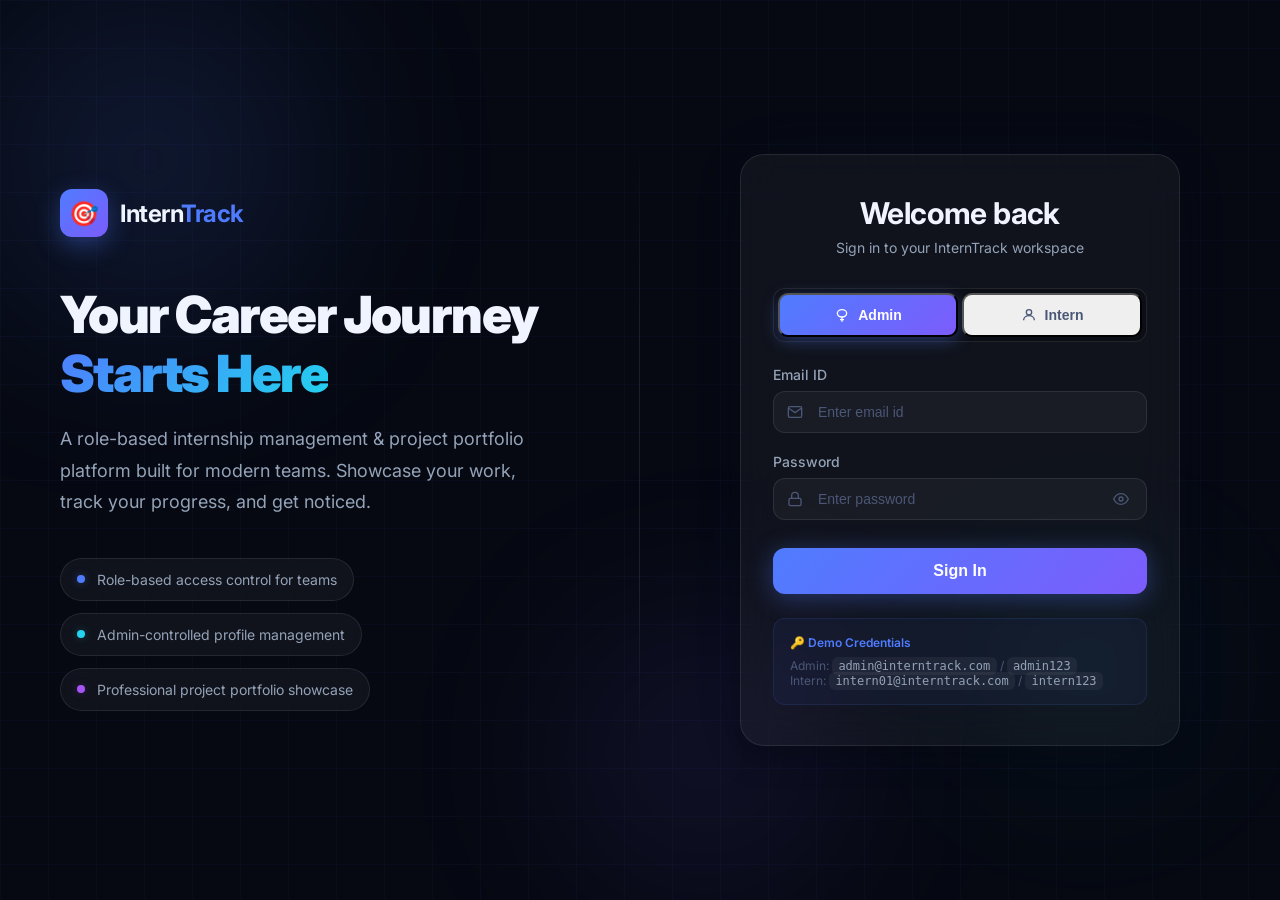
<file: index.html>
<!DOCTYPE html>
<html lang="en">

<head>
  <meta charset="UTF-8">
  <meta name="viewport" content="width=device-width, initial-scale=1.0">
  <title>InternTrack — Sign In</title>
  <meta name="description"
    content="InternTrack: Secure role-based internship and project portfolio platform. Sign in to manage your internship experience.">
  <link rel="stylesheet" href="css/login.css">
</head>

<body>

  <!-- Animated background -->
  <div class="bg-wrap" aria-hidden="true">
    <div class="bg-grid"></div>
    <div class="orb orb-1"></div>
    <div class="orb orb-2"></div>
    <div class="orb orb-3"></div>
  </div>

  <div class="login-shell">

    <!-- Left: Hero Panel -->
    <aside class="hero-panel" aria-label="Platform introduction">
      <div class="hero-content">
        <div class="brand-mark">
          <div class="brand-icon" aria-hidden="true">🎯</div>
          <span class="brand-name">Intern<span>Track</span></span>
        </div>

        <h1 class="hero-headline">
          Your Career Journey<br>
          <span class="gradient-text">Starts Here</span>
        </h1>

        <p class="hero-desc">
          A role-based internship management & project portfolio platform built for modern teams.
          Showcase your work, track your progress, and get noticed.
        </p>

        <ul class="feature-list" aria-label="Platform features">
          <li class="feature-pill">
            <span class="pill-dot" aria-hidden="true"></span>
            Role-based access control for teams
          </li>
          <li class="feature-pill">
            <span class="pill-dot cyan" aria-hidden="true"></span>
            Admin-controlled profile management
          </li>
          <li class="feature-pill">
            <span class="pill-dot violet" aria-hidden="true"></span>
            Professional project portfolio showcase
          </li>
        </ul>
      </div>
    </aside>


    <!-- Right: Auth Panel -->
    <main class="auth-panel" aria-label="Login form">
      <div class="auth-card">

        <div class="auth-header">
          <h2 class="auth-title">Welcome back</h2>
          <p class="auth-subtitle">Sign in to your InternTrack workspace</p>
        </div>

        <!-- Role Selector -->
        <div class="role-toggle" role="group" aria-label="Select your role">
          <button class="role-btn active" id="role-admin" data-role="admin" type="button" aria-pressed="true">
            <svg width="16" height="16" viewBox="0 0 24 24" fill="none" stroke="currentColor" stroke-width="2"
              aria-hidden="true">
              <path d="M12 15c4 0 7-2.5 7-5.5S16 4 12 4 5 6.5 5 9.5 8 15 12 15z" />
              <path d="M12 15v7M9 19h6" />
            </svg>
            Admin
          </button>
          <button class="role-btn" id="role-user" data-role="user" type="button" aria-pressed="false">
            <svg width="16" height="16" viewBox="0 0 24 24" fill="none" stroke="currentColor" stroke-width="2"
              aria-hidden="true">
              <circle cx="12" cy="8" r="4" />
              <path d="M4 20c0-4 3.6-7 8-7s8 3 8 7" />
            </svg>
            Intern
          </button>
        </div>

        <!-- Error Message -->
        <div class="error-box" id="error-box" role="alert" aria-live="polite">
          <svg width="16" height="16" viewBox="0 0 24 24" fill="none" stroke="currentColor" stroke-width="2"
            aria-hidden="true">
            <circle cx="12" cy="12" r="10" />
            <line x1="12" y1="8" x2="12" y2="12" />
            <line x1="12" y1="16" x2="12.01" y2="16" />
          </svg>
          <span id="error-msg">Invalid credentials. Please try again.</span>
        </div>

        <!-- Form -->
        <form class="auth-form" id="login-form" novalidate>
          <div class="field-group">
            <label class="field-label" for="email">Email ID</label>
            <div class="input-wrap">
              <svg class="input-icon" width="16" height="16" viewBox="0 0 24 24" fill="none" stroke="currentColor"
                stroke-width="2" aria-hidden="true">
                <path d="M4 4h16c1.1 0 2 .9 2 2v12c0 1.1-.9 2-2 2H4c-1.1 0-2-.9-2-2V6c0-1.1.9-2 2-2z" />
                <polyline points="22,6 12,13 2,6" />
              </svg>
              <input class="field-input" type="email" id="email" name="email" placeholder="Enter email id"
                autocomplete="email" required>
            </div>
          </div>

          <div class="field-group">
            <label class="field-label" for="password">Password</label>
            <div class="input-wrap">
              <svg class="input-icon" width="16" height="16" viewBox="0 0 24 24" fill="none" stroke="currentColor"
                stroke-width="2" aria-hidden="true">
                <rect x="3" y="11" width="18" height="11" rx="2" />
                <path d="M7 11V7a5 5 0 0 1 10 0v4" />
              </svg>
              <input class="field-input" type="password" id="password" name="password" placeholder="Enter password"
                autocomplete="current-password" required>
              <button type="button" class="toggle-password" id="toggle-pw" aria-label="Toggle password visibility">
                <svg id="pw-eye" width="16" height="16" viewBox="0 0 24 24" fill="none" stroke="currentColor"
                  stroke-width="2" aria-hidden="true">
                  <path d="M1 12s4-8 11-8 11 8 11 8-4 8-11 8-11-8-11-8z" />
                  <circle cx="12" cy="12" r="3" />
                </svg>
              </button>
            </div>
          </div>

          <button type="submit" class="btn-login" id="login-btn">
            <span class="btn-text">Sign In</span>
            <div class="spinner" aria-hidden="true"></div>
          </button>
        </form>

        <!-- Demo Credentials Hint -->
        <div class="demo-hint" aria-label="Demo credentials">
          <strong>🔑 Demo Credentials</strong>
          Admin: <code>admin@interntrack.com</code> / <code>admin123</code><br>
          Intern: <code>intern01@interntrack.com</code> / <code>intern123</code>
        </div>

      </div>
    </main>
  </div>

  <script src="js/auth.js"></script>
  <script src="js/storage.js"></script>
  <script src="js/login.js"></script>
</body>

</html>
</file>
<file: css/login.css>
/* =========================================
   InternTrack — Login Page Styles
   ========================================= */
@import url('https://fonts.googleapis.com/css2?family=Inter:wght@400;500;600;700;900&display=swap');
@import './variables.css';
@import './animations.css';

/* ── Base ── */
*,
*::before,
*::after {
    box-sizing: border-box;
    margin: 0;
    padding: 0;
}

body {
    font-family: var(--font-primary);
    background: var(--clr-bg-deep);
    color: var(--clr-text-primary);
    min-height: 100vh;
    overflow-x: hidden;
    display: flex;
    justify-content: center;
}

/* ── Background ── */
.bg-wrap {
    position: fixed;
    inset: 0;
    z-index: 0;
    overflow: hidden;
    pointer-events: none;
}

.bg-grid {
    position: absolute;
    inset: 0;
    background-image:
        linear-gradient(rgba(79, 124, 255, .04) 1px, transparent 1px),
        linear-gradient(90deg, rgba(79, 124, 255, .04) 1px, transparent 1px);
    background-size: 48px 48px;
}

.orb {
    position: absolute;
    border-radius: 50%;
    filter: blur(90px);
    pointer-events: none;
    opacity: .5;
    animation: floatY 8s ease-in-out infinite;
}

.orb-1 {
    width: 500px;
    height: 500px;
    background: radial-gradient(circle, rgba(79, 124, 255, .4), transparent 70%);
    top: -10%;
    left: -8%;
    animation-delay: 0s;
}

.orb-2 {
    width: 380px;
    height: 380px;
    background: radial-gradient(circle, rgba(124, 92, 252, .35), transparent 70%);
    bottom: -5%;
    right: 30%;
    animation-delay: -3s;
}

.orb-3 {
    width: 260px;
    height: 260px;
    background: radial-gradient(circle, rgba(34, 211, 238, .25), transparent 70%);
    top: 60%;
    right: 5%;
    animation-delay: -5s;
}

/* ── Split Layout ── */
.login-shell {
    position: relative;
    z-index: 1;
    display: grid;
    grid-template-columns: 1fr 1fr;
    width: 100%;
    max-width: 1440px;
    min-height: 100vh;
    transition: all var(--dur-slow) var(--ease-out);
}

/* ── Left Hero Panel ── */
.hero-panel {
    display: flex;
    flex-direction: column;
    justify-content: center;
    align-items: center;
    padding: var(--sp-12) var(--sp-12);
    position: relative;
    overflow: hidden;
}

.hero-content {
    max-width: 520px;
    width: 100%;
}

.hero-panel::after {
    content: '';
    position: absolute;
    right: 0;
    top: 15%;
    bottom: 15%;
    width: 1px;
    background: linear-gradient(to bottom, transparent, var(--glass-border) 30%, var(--glass-border) 70%, transparent);
}


.brand-mark {
    display: inline-flex;
    align-items: center;
    gap: var(--sp-3);
    margin-bottom: var(--sp-12);
    animation: fadeInLeft .7s var(--ease-out) .1s both;
}

.brand-icon {
    width: 48px;
    height: 48px;
    border-radius: var(--radius-md);
    background: linear-gradient(135deg, var(--clr-accent), var(--clr-indigo));
    display: flex;
    align-items: center;
    justify-content: center;
    font-size: 1.5rem;
    box-shadow: 0 8px 24px var(--clr-accent-glow);
    animation: glowPulse 3s ease-in-out infinite;
}

.brand-name {
    font-size: var(--fs-xl);
    font-weight: var(--fw-bold);
    letter-spacing: -.02em;
}

.brand-name span {
    color: var(--clr-accent);
}

.hero-headline {
    font-size: clamp(2.2rem, 4vw, 3.2rem);
    font-weight: var(--fw-black);
    line-height: 1.15;
    letter-spacing: -.03em;
    margin-bottom: var(--sp-5);
    animation: fadeInLeft .7s var(--ease-out) .25s both;
}

.hero-headline .gradient-text {
    background: linear-gradient(135deg, var(--clr-accent) 0%, var(--clr-cyan) 50%, var(--clr-violet) 100%);
    background-size: 200% 200%;
    -webkit-background-clip: text;
    -webkit-text-fill-color: transparent;
    background-clip: text;
    animation: gradientShift 4s ease infinite;
}

.hero-desc {
    font-size: var(--fs-md);
    color: var(--clr-text-secondary);
    line-height: var(--lh-loose);
    max-width: 480px;
    margin-bottom: var(--sp-10);
    animation: fadeInLeft .7s var(--ease-out) .38s both;
}

/* ── Feature Pills ── */
.feature-list {
    display: flex;
    flex-direction: column;
    gap: var(--sp-3);
    animation: fadeInLeft .7s var(--ease-out) .5s both;
}

.feature-pill {
    display: inline-flex;
    align-items: center;
    gap: var(--sp-3);
    padding: var(--sp-3) var(--sp-4);
    background: var(--glass-bg);
    border: 1px solid var(--glass-border);
    border-radius: var(--radius-full);
    font-size: var(--fs-sm);
    color: var(--clr-text-secondary);
    backdrop-filter: blur(8px);
    max-width: max-content;
    transition: border-color var(--dur-normal), color var(--dur-normal);
}

.feature-pill:hover {
    border-color: rgba(79, 124, 255, .35);
    color: var(--clr-text-primary);
}

.pill-dot {
    width: 8px;
    height: 8px;
    border-radius: 50%;
    background: var(--clr-accent);
    box-shadow: 0 0 8px var(--clr-accent-glow);
    flex-shrink: 0;
}

.pill-dot.cyan {
    background: var(--clr-cyan);
    box-shadow: 0 0 8px var(--clr-cyan-glow);
}

.pill-dot.violet {
    background: var(--clr-violet);
    box-shadow: 0 0 8px var(--clr-violet-glow);
}

/* ── Right Auth Panel ── */
.auth-panel {
    display: flex;
    align-items: center;
    justify-content: center;
    padding: var(--sp-8) var(--sp-8);
}

.auth-card {
    background: var(--glass-bg);
    backdrop-filter: blur(24px);
    -webkit-backdrop-filter: blur(24px);
    border: 1px solid var(--glass-border);
    border-radius: var(--radius-xl);
    padding: var(--sp-10) var(--sp-8);
    width: 100%;
    max-width: 440px;
    box-shadow: var(--glass-shadow), 0 0 60px rgba(79, 124, 255, .06);
    animation: slideInUp .8s var(--ease-spring) .15s both;
}

.auth-header {
    margin-bottom: var(--sp-8);
    text-align: center;
}

.auth-title {
    font-size: var(--fs-2xl);
    font-weight: var(--fw-bold);
    letter-spacing: -.02em;
    margin-bottom: var(--sp-2);
}

.auth-subtitle {
    font-size: var(--fs-sm);
    color: var(--clr-text-secondary);
}

/* ── Role Toggle ── */
.role-toggle {
    display: grid;
    grid-template-columns: 1fr 1fr;
    gap: var(--sp-1);
    background: rgba(0, 0, 0, .2);
    border-radius: var(--radius-md);
    padding: var(--sp-1);
    margin-bottom: var(--sp-6);
    border: 1px solid var(--glass-border);
}

.role-btn {
    padding: var(--sp-3) var(--sp-4);
    border-radius: calc(var(--radius-md) - 2px);
    font-size: var(--fs-sm);
    font-weight: var(--fw-semi);
    cursor: pointer;
    color: var(--clr-text-muted);
    transition: all var(--dur-normal) var(--ease-spring);
    display: flex;
    align-items: center;
    justify-content: center;
    gap: var(--sp-2);
    user-select: none;
}

.role-btn.active {
    background: linear-gradient(135deg, var(--clr-accent), var(--clr-indigo));
    color: #fff;
    box-shadow: 0 4px 16px var(--clr-accent-glow);
}

.role-btn:not(.active):hover {
    color: var(--clr-text-secondary);
    background: rgba(255, 255, 255, .04);
}

/* ── Form ── */
.auth-form {
    display: flex;
    flex-direction: column;
    gap: var(--sp-5);
}

.field-group {
    display: flex;
    flex-direction: column;
    gap: var(--sp-2);
}

.field-label {
    font-size: var(--fs-sm);
    font-weight: var(--fw-medium);
    color: var(--clr-text-secondary);
}

.input-wrap {
    position: relative;
}

.input-icon {
    position: absolute;
    left: .9rem;
    top: 50%;
    transform: translateY(-50%);
    color: var(--clr-text-muted);
    pointer-events: none;
    transition: color var(--dur-normal);
}

.field-input {
    width: 100%;
    padding: .75rem 1rem .75rem 2.75rem;
    background: rgba(255, 255, 255, .04);
    border: 1px solid var(--glass-border);
    border-radius: var(--radius-md);
    color: var(--clr-text-primary);
    font-size: var(--fs-sm);
    transition:
        border-color var(--dur-normal) var(--ease-out),
        box-shadow var(--dur-normal) var(--ease-out),
        background var(--dur-normal) var(--ease-out);
}

.field-input::placeholder {
    color: var(--clr-text-muted);
}

.field-input:focus {
    border-color: var(--clr-accent);
    background: rgba(79, 124, 255, .06);
    box-shadow: 0 0 0 3px var(--clr-accent-glow);
}

.field-input:focus+.focus-line,
.input-wrap:focus-within .input-icon {
    color: var(--clr-accent);
}

.toggle-password {
    position: absolute;
    right: .9rem;
    top: 50%;
    transform: translateY(-50%);
    background: none;
    border: none;
    cursor: pointer;
    color: var(--clr-text-muted);
    display: flex;
    align-items: center;
    padding: var(--sp-1);
    border-radius: var(--radius-sm);
    transition: color var(--dur-fast);
}

.toggle-password:hover {
    color: var(--clr-text-primary);
}

/* ── Submit Button ── */
.btn-login {
    display: flex;
    align-items: center;
    justify-content: center;
    gap: var(--sp-3);
    width: 100%;
    padding: .875rem;
    background: linear-gradient(135deg, var(--clr-accent), var(--clr-indigo));
    color: #fff;
    border-radius: var(--radius-md);
    font-size: var(--fs-base);
    font-weight: var(--fw-semi);
    cursor: pointer;
    border: none;
    transition:
        box-shadow var(--dur-normal) var(--ease-out),
        transform var(--dur-fast) var(--ease-spring),
        filter var(--dur-normal);
    position: relative;
    overflow: hidden;
    box-shadow: 0 4px 24px var(--clr-accent-glow);
    margin-top: var(--sp-2);
}

.btn-login:hover {
    box-shadow: 0 8px 36px var(--clr-accent-glow);
    filter: brightness(1.12);
}

.btn-login:active {
    transform: scale(.98);
}

.btn-login:disabled {
    opacity: .7;
    cursor: not-allowed;
    transform: none !important;
}

.btn-login .spinner {
    width: 18px;
    height: 18px;
    border: 2px solid rgba(255, 255, 255, .3);
    border-top-color: #fff;
    border-radius: 50%;
    animation: spin .7s linear infinite;
    display: none;
}

.btn-login.loading .spinner {
    display: block;
}

.btn-login.loading .btn-text {
    opacity: 0;
    position: absolute;
}

/* ── Error ── */
.error-box {
    background: rgba(239, 68, 68, .1);
    border: 1px solid rgba(239, 68, 68, .3);
    border-radius: var(--radius-md);
    padding: var(--sp-3) var(--sp-4);
    font-size: var(--fs-sm);
    color: #fca5a5;
    display: none;
    align-items: center;
    gap: var(--sp-2);
}

.error-box.visible {
    display: flex;
    animation: fadeIn .3s both;
}

/* ── Demo credentials hint ── */
.demo-hint {
    margin-top: var(--sp-6);
    padding: var(--sp-4);
    background: rgba(79, 124, 255, .06);
    border: 1px solid rgba(79, 124, 255, .12);
    border-radius: var(--radius-md);
    font-size: var(--fs-xs);
    color: var(--clr-text-muted);
}

.demo-hint strong {
    color: var(--clr-accent);
    font-weight: var(--fw-semi);
    display: block;
    margin-bottom: var(--sp-2);
}

.demo-hint code {
    font-family: var(--font-mono);
    background: rgba(255, 255, 255, .05);
    padding: .15rem .4rem;
    border-radius: var(--radius-sm);
    color: var(--clr-text-secondary);
}

/* ── Shake state (applied via JS) ── */
.shake {
    animation: shake .5s var(--ease-out);
}

/* ── Responsive ── */
@media (max-width: 900px) {
    .login-shell {
        grid-template-columns: 1fr;
        overflow: auto;
    }

    .hero-panel {
        display: none;
    }

    body {
        overflow: auto;
    }

    .auth-panel {
        min-height: 100vh;
        padding: var(--sp-6) var(--sp-4);
        background: none;
    }

    .orb-1 {
        width: 300px;
        height: 300px;
    }
}

@media (max-width: 480px) {
    .auth-card {
        padding: var(--sp-8) var(--sp-5);
    }
}
</file>
<file: css/dashboard.css>
/* =========================================
   InternTrack — Dashboard Styles
   ========================================= */
@import './global.css';

/* ── Stat Widgets — uses auto-grid-stats from global.css ── */
.auto-grid-stats {
    margin-bottom: var(--sp-8);
}


.stat-card {
    background: var(--clr-bg-surface);
    border: 1px solid var(--glass-border);
    border-radius: var(--radius-lg);
    padding: var(--sp-5) var(--sp-6);
    position: relative;
    overflow: hidden;
    cursor: default;
    transition:
        transform var(--dur-normal) var(--ease-out),
        box-shadow var(--dur-normal) var(--ease-out);
}

.stat-card:hover {
    transform: translateY(-4px);
    box-shadow: var(--shadow-lg);
}

.stat-card::before {
    content: '';
    position: absolute;
    top: 0;
    left: 0;
    right: 0;
    height: 3px;
    border-radius: var(--radius-lg) var(--radius-lg) 0 0;
}

.stat-card.c-accent::before {
    background: linear-gradient(90deg, var(--clr-accent), var(--clr-indigo));
}

.stat-card.c-cyan::before {
    background: linear-gradient(90deg, var(--clr-cyan), var(--clr-accent));
}

.stat-card.c-violet::before {
    background: linear-gradient(90deg, var(--clr-violet), var(--clr-indigo));
}

.stat-card.c-success::before {
    background: linear-gradient(90deg, var(--clr-success), var(--clr-cyan));
}

.stat-icon {
    width: 44px;
    height: 44px;
    border-radius: var(--radius-md);
    display: flex;
    align-items: center;
    justify-content: center;
    font-size: 1.25rem;
    margin-bottom: var(--sp-4);
}

.stat-icon.c-accent {
    background: rgba(79, 124, 255, .12);
}

.stat-icon.c-cyan {
    background: rgba(34, 211, 238, .1);
}

.stat-icon.c-violet {
    background: rgba(168, 85, 247, .1);
}

.stat-icon.c-success {
    background: rgba(16, 185, 129, .1);
}

.stat-value {
    font-size: var(--fs-3xl);
    font-weight: var(--fw-black);
    letter-spacing: -.04em;
    line-height: 1;
    margin-bottom: var(--sp-2);
    display: flex;
    align-items: baseline;
    gap: var(--sp-1);
    animation: counterUp .6s var(--ease-spring) both;
}

.stat-suffix {
    font-size: var(--fs-lg);
    font-weight: var(--fw-bold);
}

.stat-label {
    font-size: var(--fs-xs);
    color: var(--clr-text-muted);
    font-weight: var(--fw-medium);
    text-transform: uppercase;
    letter-spacing: .08em;
}

.stat-trend {
    position: absolute;
    top: var(--sp-5);
    right: var(--sp-5);
    font-size: var(--fs-xs);
    font-weight: var(--fw-semi);
    color: var(--clr-success);
    background: rgba(16, 185, 129, .1);
    border: 1px solid rgba(16, 185, 129, .18);
    border-radius: var(--radius-full);
    padding: .15rem .55rem;
}

/* ── Dashboard Content Grid ── */
.dash-grid {
    display: grid;
    grid-template-columns: 1fr 320px;
    gap: var(--sp-6);
    align-items: start;
    margin-top: var(--sp-6);
}

/* ── Activity Card ── */
.dash-card {
    background: var(--clr-bg-surface);
    border: 1px solid var(--glass-border);
    border-radius: var(--radius-lg);
    overflow: hidden;
}

.dash-card-header {
    padding: var(--sp-5) var(--sp-6);
    border-bottom: 1px solid var(--glass-border);
    display: flex;
    align-items: center;
    justify-content: space-between;
}

.dash-card-title {
    font-size: var(--fs-base);
    font-weight: var(--fw-semi);
}

.dash-card-body {
    padding: var(--sp-5) var(--sp-6);
}

/* ── Quick Action Buttons ── */
.quick-actions {
    display: grid;
    grid-template-columns: 1fr 1fr;
    gap: var(--sp-4);
}

.action-tile {
    display: flex;
    flex-direction: column;
    align-items: flex-start;
    gap: var(--sp-2);
    padding: var(--sp-5);
    background: var(--glass-bg);
    border: 1px solid var(--glass-border);
    border-radius: var(--radius-lg);
    cursor: pointer;
    text-decoration: none;
    color: var(--clr-text-primary);
    transition:
        background var(--dur-normal) var(--ease-out),
        border-color var(--dur-normal) var(--ease-out),
        transform var(--dur-fast) var(--ease-spring),
        box-shadow var(--dur-normal) var(--ease-out);
    position: relative;
    overflow: hidden;
}

.action-tile:hover {
    background: rgba(255, 255, 255, .06);
    border-color: rgba(79, 124, 255, .3);
    transform: translateY(-2px);
    box-shadow: 0 8px 24px rgba(79, 124, 255, .12);
}

.action-tile:active {
    transform: scale(.98);
}

.action-icon {
    width: 40px;
    height: 40px;
    border-radius: var(--radius-md);
    display: flex;
    align-items: center;
    justify-content: center;
    font-size: 1.1rem;
}

.action-label {
    font-size: var(--fs-sm);
    font-weight: var(--fw-semi);
}

.action-desc {
    font-size: var(--fs-xs);
    color: var(--clr-text-muted);
}

.action-tile .arrow-icon {
    position: absolute;
    right: var(--sp-4);
    top: var(--sp-4);
    color: var(--clr-text-muted);
    opacity: 0;
    transform: translateX(-6px);
    transition: all var(--dur-normal) var(--ease-out);
}

.action-tile:hover .arrow-icon {
    opacity: 1;
    transform: translateX(0);
    color: var(--clr-accent);
}

/* ── Recent Projects list ── */
.proj-item {
    display: flex;
    align-items: center;
    gap: var(--sp-4);
    padding: var(--sp-3) 0;
    border-bottom: 1px solid var(--glass-border);
    transition: background var(--dur-fast);
}

.proj-item:last-child {
    border-bottom: none;
}

.proj-thumb {
    width: 44px;
    height: 44px;
    border-radius: var(--radius-md);
    background: linear-gradient(135deg, var(--clr-accent), var(--clr-indigo));
    display: flex;
    align-items: center;
    justify-content: center;
    font-size: var(--fs-lg);
    flex-shrink: 0;
    overflow: hidden;
}

.proj-thumb img {
    width: 100%;
    height: 100%;
    object-fit: cover;
}

.proj-info {
    flex: 1;
    min-width: 0;
}

.proj-name {
    font-size: var(--fs-sm);
    font-weight: var(--fw-semi);
    white-space: nowrap;
    overflow: hidden;
    text-overflow: ellipsis;
}

.proj-tech {
    font-size: var(--fs-xs);
    color: var(--clr-text-muted);
    margin-top: 2px;
}

.proj-link {
    color: var(--clr-accent);
    font-size: var(--fs-xs);
    font-weight: var(--fw-semi);
    text-decoration: none;
    transition: color var(--dur-fast);
}

.proj-link:hover {
    color: var(--clr-accent-hover);
}

/* ── Role Status Banner ── */
.role-banner {
    display: flex;
    align-items: center;
    gap: var(--sp-4);
    padding: var(--sp-5) var(--sp-6);
    border-radius: var(--radius-lg);
    margin-bottom: var(--sp-8);
    border: 1px solid;
    animation: fadeInDown .5s var(--ease-out) both;
}

.role-banner.admin {
    background: linear-gradient(135deg, rgba(79, 124, 255, .08), rgba(124, 92, 252, .06));
    border-color: rgba(79, 124, 255, .2);
}

.role-banner.user {
    background: linear-gradient(135deg, rgba(34, 211, 238, .06), rgba(79, 124, 255, .04));
    border-color: rgba(34, 211, 238, .18);
}

.role-banner-icon {
    font-size: 1.75rem;
}

.role-banner-text {
    flex: 1;
}

.role-banner-title {
    font-size: var(--fs-base);
    font-weight: var(--fw-semi);
}

.role-banner-sub {
    font-size: var(--fs-xs);
    color: var(--clr-text-muted);
    margin-top: 2px;
}

/* ── Shimmer loading state ── */
.shimmer-line {
    height: 14px;
    border-radius: var(--radius-sm);
    background: linear-gradient(90deg, var(--clr-bg-elevated) 25%, rgba(255, 255, 255, .06) 50%, var(--clr-bg-elevated) 75%);
    background-size: 300% 100%;
    animation: shimmer 1.5s linear infinite;
    margin-bottom: var(--sp-2);
}

/* ── Responsive ── */
@media (max-width: 1200px) {
    .stats-grid {
        grid-template-columns: repeat(2, 1fr);
    }
}

@media (max-width: 900px) {
    .dash-grid {
        grid-template-columns: 1fr;
    }
}

@media (max-width: 768px) {
    .auto-grid-stats {
        grid-template-columns: 1fr 1fr;
    }

    .quick-actions {
        grid-template-columns: 1fr 1fr;
    }
}

@media (max-width: 480px) {
    .auto-grid-stats {
        grid-template-columns: 1fr;
    }

    .quick-actions {
        grid-template-columns: 1fr;
    }
}
</file>
<file: css/profile-builder.css>
/* =========================================
   InternTrack — Profile Builder Styles (Admin)
   ========================================= */
@import './global.css';

/* ── Form layout ── */
.builder-wrap {
    max-width: 800px;
    margin: 0 auto;
}

.builder-header-actions {
    display: flex;
    align-items: center;
    justify-content: space-between;
    flex-wrap: wrap;
    gap: var(--sp-4);
    margin-bottom: var(--sp-8);
}

.save-status {
    font-size: var(--fs-sm);
    color: var(--clr-text-muted);
    display: flex;
    align-items: center;
    gap: var(--sp-2);
    transition: color var(--dur-normal);
}

.save-status.saved {
    color: var(--clr-success);
}

/* ── Accordion Section ── */
.accordion {
    display: flex;
    flex-direction: column;
    gap: var(--sp-4);
}

.accordion-item {
    background: var(--clr-bg-surface);
    border: 1px solid var(--glass-border);
    border-radius: var(--radius-lg);
    overflow: hidden;
    transition: border-color var(--dur-normal) var(--ease-out);
}

.accordion-item:focus-within {
    border-color: rgba(79, 124, 255, .3);
}

.accordion-header {
    display: flex;
    align-items: center;
    justify-content: space-between;
    padding: var(--sp-5) var(--sp-6);
    cursor: pointer;
    user-select: none;
    transition: background var(--dur-fast);
}

.accordion-header:hover {
    background: rgba(255, 255, 255, .02);
}

.accordion-header-left {
    display: flex;
    align-items: center;
    gap: var(--sp-3);
}

.accordion-icon {
    width: 36px;
    height: 36px;
    border-radius: var(--radius-md);
    display: flex;
    align-items: center;
    justify-content: center;
    font-size: 1rem;
}

.accordion-title {
    font-size: var(--fs-base);
    font-weight: var(--fw-semi);
}

.accordion-badge {
    font-size: var(--fs-xs);
    color: var(--clr-text-muted);
    margin-left: var(--sp-2);
}

.accordion-chevron {
    width: 20px;
    height: 20px;
    color: var(--clr-text-muted);
    transition: transform var(--dur-normal) var(--ease-spring);
}

.accordion-item.open .accordion-chevron {
    transform: rotate(180deg);
}

.accordion-body {
    display: grid;
    grid-template-rows: 0fr;
    transition: grid-template-rows var(--dur-slow) var(--ease-out);
}

.accordion-item.open .accordion-body {
    grid-template-rows: 1fr;
}

.accordion-inner {
    overflow: hidden;
}

.accordion-content {
    padding: 0 var(--sp-6) var(--sp-6);
    display: flex;
    flex-direction: column;
    gap: var(--sp-5);
}

/* ── Field grid ── */
.fields-grid-2 {
    display: grid;
    grid-template-columns: 1fr 1fr;
    gap: var(--sp-5);
}

/* ── Skills Tag Input ── */
.tags-input-wrap {
    background: rgba(255, 255, 255, .04);
    border: 1px solid var(--glass-border);
    border-radius: var(--radius-md);
    padding: var(--sp-2) var(--sp-3);
    min-height: 52px;
    display: flex;
    flex-wrap: wrap;
    align-items: center;
    gap: var(--sp-2);
    cursor: text;
    transition: border-color var(--dur-normal), box-shadow var(--dur-normal);
}

.tags-input-wrap:focus-within {
    border-color: var(--clr-accent);
    box-shadow: 0 0 0 3px var(--clr-accent-glow);
}

.tag-chip {
    display: inline-flex;
    align-items: center;
    gap: var(--sp-1);
    padding: .25rem .6rem;
    border-radius: var(--radius-full);
    font-size: var(--fs-xs);
    font-weight: var(--fw-semi);
    background: rgba(79, 124, 255, .15);
    color: var(--clr-accent);
    border: 1px solid rgba(79, 124, 255, .2);
    white-space: nowrap;
    animation: scaleIn .2s var(--ease-spring) both;
}

.tag-chip-remove {
    display: flex;
    align-items: center;
    cursor: pointer;
    color: var(--clr-text-muted);
    border-radius: var(--radius-full);
    padding: 0 2px;
    transition: color var(--dur-fast);
    border: none;
    background: none;
}

.tag-chip-remove:hover {
    color: var(--clr-danger);
}

.tags-input {
    flex: 1;
    min-width: 120px;
    background: none;
    border: none;
    outline: none;
    color: var(--clr-text-primary);
    font-size: var(--fs-sm);
}

.tags-input::placeholder {
    color: var(--clr-text-muted);
}

.tags-hint {
    font-size: var(--fs-xs);
    color: var(--clr-text-muted);
    margin-top: var(--sp-1);
}

/* ── Avatar Upload ── */
.avatar-upload {
    display: flex;
    align-items: center;
    gap: var(--sp-5);
}

.avatar-preview {
    width: 80px;
    height: 80px;
    border-radius: var(--radius-full);
    background: linear-gradient(135deg, var(--clr-indigo), var(--clr-accent));
    display: flex;
    align-items: center;
    justify-content: center;
    font-size: var(--fs-2xl);
    font-weight: var(--fw-bold);
    overflow: hidden;
    flex-shrink: 0;
    border: 2px solid var(--glass-border);
}

.avatar-preview img {
    width: 100%;
    height: 100%;
    object-fit: cover;
}

.avatar-upload-btn {
    display: flex;
    flex-direction: column;
    gap: var(--sp-2);
}

#avatar-file {
    display: none;
}

.avatar-upload-label {
    display: inline-flex;
    align-items: center;
    gap: var(--sp-2);
    padding: .5rem 1rem;
    background: var(--glass-bg);
    border: 1px solid var(--glass-border);
    border-radius: var(--radius-md);
    font-size: var(--fs-sm);
    font-weight: var(--fw-medium);
    cursor: pointer;
    transition: background var(--dur-fast), border-color var(--dur-fast);
}

.avatar-upload-label:hover {
    background: rgba(255, 255, 255, .07);
    border-color: var(--clr-accent);
}

/* ── Success pulse on save ── */
.btn-save {
    position: relative;
}

.btn-save.saved-anim {
    animation: successPulse .7s var(--ease-spring);
}

/* ── Responsive ── */
@media (max-width: 600px) {
    .fields-grid-2 {
        grid-template-columns: 1fr;
    }

    .builder-header-actions {
        flex-direction: column;
        align-items: stretch;
        gap: var(--sp-3);
    }

    .avatar-upload {
        flex-direction: column;
    }

    @media (max-width: 600px) {
        .avatar-upload {
            flex-direction: column;
            text-align: center;
        }

        .builder-header-actions {
            flex-direction: column;
            align-items: stretch;
        }

        .builder-header-actions .btn {
            width: 100%;
        }
    }

}
</file>
<file: css/profile-view.css>
/* =========================================
   InternTrack — Profile View Styles (Public)
   ========================================= */
@import './global.css';

/* ── Profile Hero ── */
.profile-hero {
    background: var(--clr-bg-surface);
    border: 1px solid var(--glass-border);
    border-radius: var(--radius-lg);
    padding: var(--sp-12) var(--sp-10);
    margin: 0 auto var(--sp-8) auto;
    max-width: 1000px;
    min-height: 240px;
    display: flex;
    align-items: center;
    gap: var(--sp-8);
    position: relative;
    overflow: hidden;
    transition: transform var(--dur-normal) var(--ease-out),
        box-shadow var(--dur-normal) var(--ease-out);
}

.profile-hero:hover {
    transform: translateY(-2px);
    box-shadow: var(--shadow-md);
}

.profile-hero::before {
    content: '';
    position: absolute;
    top: -40px;
    right: -40px;
    width: 250px;
    height: 250px;
    border-radius: 50%;
    background: radial-gradient(circle, rgba(79, 124, 255, .08), transparent 70%);
    pointer-events: none;
}

/* Large avatar */
.hero-avatar {
    width: 110px;
    height: 110px;
    border-radius: var(--radius-full);
    background: linear-gradient(135deg, var(--clr-indigo), var(--clr-accent));
    display: flex;
    align-items: center;
    justify-content: center;
    font-size: 2.5rem;
    font-weight: var(--fw-bold);
    flex-shrink: 0;
    border: 3px solid rgba(79, 124, 255, .3);
    box-shadow: 0 0 30px var(--clr-accent-glow);
    overflow: hidden;
    animation: anim-float 4s ease-in-out infinite;
}

.hero-avatar img {
    width: 100%;
    height: 100%;
    object-fit: cover;
}

.hero-body {
    flex: 1;
    min-width: 0;
    display: flex;
    flex-direction: column;
    justify-content: center;
    gap: var(--sp-1);
}

.hero-name {
    font-size: var(--fs-3xl);
    font-weight: var(--fw-black);
    letter-spacing: -.03em;
    line-height: 1.2;
    background: linear-gradient(135deg, var(--clr-text-primary) 0%, var(--clr-accent) 100%);
    -webkit-background-clip: text;
    -webkit-text-fill-color: transparent;
    background-clip: text;
    margin-bottom: var(--sp-1);
}

.hero-tagline {
    font-size: var(--fs-base);
    color: var(--clr-text-secondary);
    margin-top: var(--sp-2);
}

.hero-meta {
    display: flex;
    flex-wrap: wrap;
    gap: var(--sp-3);
    margin-top: var(--sp-3);
}

/* hero-meta-item moved to global.css */
@media (max-width: 600px) {
    .profile-hero {
        flex-direction: column;
        text-align: center;
        padding: var(--sp-8) var(--sp-6);
        gap: var(--sp-6);
    }

    .hero-meta {
        justify-content: center;
    }

    .hero-meta-item {
        width: 100%;
        justify-content: center;
    }
}

/* hero-links and hero-link removed as they are unified into hero-meta-item */

/* ── Profile layout ── */
.profile-grid {
    display: grid;
    grid-template-columns: 1fr 320px;
    gap: var(--sp-6);
    align-items: start;
}

/* ── Section Cards ── */
.profile-section {
    background: var(--clr-bg-surface);
    border: 1px solid var(--glass-border);
    border-radius: var(--radius-lg);
    overflow: hidden;
    margin-bottom: var(--sp-5);
    transition: transform var(--dur-normal) var(--ease-out),
        box-shadow var(--dur-normal) var(--ease-out);
}

.profile-section:hover {
    transform: translateY(-2px);
    box-shadow: var(--shadow-md);
}

.section-head {
    padding: var(--sp-5) var(--sp-6);
    border-bottom: 1px solid var(--glass-border);
    display: flex;
    align-items: center;
    gap: var(--sp-3);
}

.section-icon {
    width: 32px;
    height: 32px;
    border-radius: var(--radius-sm);
    display: flex;
    align-items: center;
    justify-content: center;
    font-size: .9rem;
}

.section-title {
    font-size: var(--fs-base);
    font-weight: var(--fw-semi);
}

.section-body {
    padding: var(--sp-6);
}

/* ── Bio Text ── */
.bio-text {
    font-size: var(--fs-sm);
    line-height: var(--lh-loose);
    color: var(--clr-text-secondary);
}

/* ── Skills Grid ── */
.skills-cloud {
    display: flex;
    flex-wrap: wrap;
    gap: var(--sp-2);
}

.skill-badge {
    display: inline-flex;
    align-items: center;
    padding: .35rem .85rem;
    border-radius: var(--radius-full);
    font-size: var(--fs-xs);
    font-weight: var(--fw-semi);
    letter-spacing: .03em;
    cursor: default;
    transition: transform var(--dur-fast) var(--ease-spring),
        box-shadow var(--dur-normal);
}

.skill-badge:hover {
    transform: scale(1.08);
}

/* Color cycling */
.skill-badge:nth-child(4n+1) {
    background: rgba(79, 124, 255, .12);
    color: var(--clr-accent);
    border: 1px solid rgba(79, 124, 255, .2);
}

.skill-badge:nth-child(4n+2) {
    background: rgba(34, 211, 238, .1);
    color: var(--clr-cyan);
    border: 1px solid rgba(34, 211, 238, .18);
}

.skill-badge:nth-child(4n+3) {
    background: rgba(124, 92, 252, .12);
    color: var(--clr-indigo);
    border: 1px solid rgba(124, 92, 252, .2);
}

.skill-badge:nth-child(4n+4) {
    background: rgba(168, 85, 247, .1);
    color: var(--clr-violet);
    border: 1px solid rgba(168, 85, 247, .18);
}

/* ── Internship Timeline ── */
.timeline {
    position: relative;
    padding-left: var(--sp-6);
}

.timeline::before {
    content: '';
    position: absolute;
    left: 9px;
    top: 8px;
    bottom: 0;
    width: 2px;
    background: linear-gradient(to bottom, var(--clr-accent), var(--clr-indigo), transparent);
}

.timeline-item {
    position: relative;
    margin-bottom: var(--sp-6);
}

.timeline-item:last-child {
    margin-bottom: 0;
}

.timeline-dot {
    position: absolute;
    left: calc(-1 * var(--sp-6) + 2px);
    top: 4px;
    width: 14px;
    height: 14px;
    border-radius: 50%;
    background: var(--clr-accent);
    border: 2px solid var(--clr-bg-surface);
    box-shadow: 0 0 10px var(--clr-accent-glow);
}

.timeline-role {
    font-size: var(--fs-base);
    font-weight: var(--fw-semi);
    margin-bottom: var(--sp-1);
}

.timeline-company {
    font-size: var(--fs-sm);
    color: var(--clr-accent);
    font-weight: var(--fw-medium);
    margin-bottom: var(--sp-2);
}

.timeline-dates {
    font-size: var(--fs-xs);
    color: var(--clr-text-muted);
    margin-bottom: var(--sp-3);
}

.timeline-desc {
    font-size: var(--fs-sm);
    color: var(--clr-text-secondary);
    line-height: var(--lh-loose);
}

/* ── Sidebar info card ── */
.info-list {
    display: flex;
    flex-direction: column;
    gap: var(--sp-4);
}

.info-row {
    display: flex;
    flex-direction: column;
    gap: var(--sp-1);
}

.info-label {
    font-size: var(--fs-xs);
    font-weight: var(--fw-semi);
    color: var(--clr-text-muted);
    text-transform: uppercase;
    letter-spacing: .08em;
}

.info-value {
    font-size: var(--fs-sm);
    font-weight: var(--fw-medium);
    word-break: break-word;
}

.info-value a {
    color: var(--clr-accent);
    text-decoration: none;
    transition: color var(--dur-fast);
}

.info-value a:hover {
    color: var(--clr-accent-hover);
}

/* ── Responsive ── */
@media (max-width: 900px) {
    .profile-grid {
        grid-template-columns: 1fr;
    }
}

@media (max-width: 600px) {
    .profile-hero {
        flex-direction: column;
        text-align: center;
        padding: var(--sp-6);
    }

    .hero-meta {
        justify-content: center;
    }

    .hero-links {
        justify-content: center;
    }

    .hero-avatar {
        animation: none;
    }
}
</file>
<file: css/projects.css>
/* =========================================
   InternTrack — Projects Showcase Styles
   ========================================= */
@import './global.css';

/* ── Projects header ── */
.projects-header {
    display: flex;
    align-items: flex-start;
    justify-content: space-between;
    flex-wrap: wrap;
    gap: var(--sp-4);
    margin-bottom: var(--sp-8);
}

/* ── Card Grid ── */
.projects-grid {
    display: grid;
    grid-template-columns: repeat(3, 1fr);
    gap: var(--sp-6);
}

@media (max-width: 1200px) {
    .projects-grid {
        grid-template-columns: repeat(2, 1fr);
        gap: var(--sp-5);
    }
}

@media (max-width: 768px) {
    .projects-grid {
        grid-template-columns: 1fr;
        gap: var(--sp-4);
    }
}

@media (max-width: 580px) {
    .projects-header {
        flex-direction: column;
        align-items: stretch;
    }

    .card-footer {
        flex-direction: column;
        align-items: stretch;
    }
}

/* ── Project Card ── */
.project-card {
    background: var(--clr-bg-surface);
    border: 1px solid var(--glass-border);
    border-radius: var(--radius-lg);
    overflow: hidden;
    display: flex;
    flex-direction: column;
    transition:
        transform var(--dur-normal) var(--ease-out),
        box-shadow var(--dur-normal) var(--ease-out),
        border-color var(--dur-normal) var(--ease-out);
    cursor: default;
    animation: fadeInUp var(--dur-slow) var(--ease-out) both;
}

.project-card:hover {
    transform: translateY(-5px);
    box-shadow: 0 16px 48px rgba(0, 0, 0, .5), 0 0 0 1px rgba(79, 124, 255, .15);
    border-color: rgba(79, 124, 255, .2);
}

/* Highlight on deep-link from students page */
.card-highlight {
    animation: cardPulse 2.2s var(--ease-out) both;
    border-color: rgba(79, 124, 255, .5) !important;
}

@keyframes cardPulse {
    0% {
        box-shadow: 0 0 0 0 rgba(79, 124, 255, .5);
    }

    30% {
        box-shadow: 0 0 0 8px rgba(79, 124, 255, .25);
        transform: translateY(-4px);
    }

    70% {
        box-shadow: 0 0 0 4px rgba(79, 124, 255, .1);
    }

    100% {
        box-shadow: none;
    }
}

/* ── Card Image ── */
.card-img-wrap {
    position: relative;
    width: 100%;
    padding-top: 56.25%;
    /* 16:9 */
    overflow: hidden;
    background: var(--clr-bg-elevated);
}

.card-img-placeholder {
    position: absolute;
    inset: 0;
    display: flex;
    align-items: center;
    justify-content: center;
    background: linear-gradient(135deg, var(--clr-bg-elevated), var(--clr-bg-mid));
    flex-direction: column;
    gap: var(--sp-3);
}

.card-img-placeholder .ph-icon {
    font-size: 2.5rem;
    opacity: .4;
}

.card-img-placeholder .ph-title {
    font-size: var(--fs-xs);
    color: var(--clr-text-muted);
    text-transform: uppercase;
    letter-spacing: .1em;
}

.card-img {
    position: absolute;
    inset: 0;
    width: 100%;
    height: 100%;
    object-fit: cover;
    transition: transform .5s var(--ease-out);
}

.project-card:hover .card-img {
    transform: scale(1.06);
}

/* date badge */
.card-date {
    position: absolute;
    top: var(--sp-3);
    right: var(--sp-3);
    font-size: var(--fs-xs);
    color: var(--clr-text-muted);
    background: rgba(6, 9, 18, .75);
    backdrop-filter: blur(8px);
    padding: .2rem .6rem;
    border-radius: var(--radius-full);
    border: 1px solid var(--glass-border);
}

/* ── Card Body ── */
.card-body {
    padding: var(--sp-5);
    flex: 1;
    display: flex;
    flex-direction: column;
    gap: var(--sp-3);
}

.card-title {
    font-size: var(--fs-base);
    font-weight: var(--fw-semi);
    line-height: var(--lh-tight);
    color: var(--clr-text-primary);
}

.card-desc {
    font-size: var(--fs-sm);
    color: var(--clr-text-secondary);
    line-height: var(--lh-loose);
    display: -webkit-box;
    -webkit-line-clamp: 3;
    -webkit-box-orient: vertical;
    line-clamp: 3;
    overflow: hidden;
    flex: 1;
}

/* ── Tech Stack ── */
.card-stack {
    display: flex;
    flex-wrap: wrap;
    gap: var(--sp-2);
}

.stack-tag {
    font-size: 10px;
    font-weight: var(--fw-semi);
    padding: .2rem .55rem;
    border-radius: var(--radius-full);
    background: rgba(79, 124, 255, .1);
    color: var(--clr-accent);
    border: 1px solid rgba(79, 124, 255, .18);
    letter-spacing: .03em;
    white-space: nowrap;
}

.stack-tag:nth-child(3n+2) {
    background: rgba(124, 92, 252, .1);
    color: var(--clr-indigo);
    border-color: rgba(124, 92, 252, .2);
}

.stack-tag:nth-child(3n+3) {
    background: rgba(34, 211, 238, .08);
    color: var(--clr-cyan);
    border-color: rgba(34, 211, 238, .17);
}

/* ── Card Footer ── */
.card-footer {
    padding: var(--sp-4) var(--sp-5);
    border-top: 1px solid var(--glass-border);
    display: flex;
    align-items: center;
    justify-content: space-between;
    gap: var(--sp-3);
}

.card-links {
    display: flex;
    gap: var(--sp-2);
    align-items: center;
}

.card-link {
    display: inline-flex;
    align-items: center;
    gap: var(--sp-1);
    padding: .4rem .85rem;
    border-radius: var(--radius-md);
    font-size: var(--fs-xs);
    font-weight: var(--fw-semi);
    text-decoration: none;
    transition: all var(--dur-fast) var(--ease-out);
}

.card-link.github {
    background: rgba(255, 255, 255, .04);
    border: 1px solid var(--glass-border);
    color: var(--clr-text-secondary);
}

.card-link.github:hover {
    background: rgba(255, 255, 255, .08);
    color: var(--clr-text-primary);
    border-color: rgba(255, 255, 255, .15);
}

.card-link.live {
    background: rgba(79, 124, 255, .12);
    border: 1px solid rgba(79, 124, 255, .2);
    color: var(--clr-accent);
}

.card-link.live:hover {
    background: rgba(79, 124, 255, .2);
}

.card-actions {
    display: flex;
    gap: var(--sp-2);
}

/* ── Card Owner (student name) ── */
.card-owner {
    display: flex;
    align-items: center;
    gap: var(--sp-2);
    padding: var(--sp-2) var(--sp-5);
    background: rgba(79, 124, 255, .05);
    border-top: 1px solid var(--glass-border);
}

.card-owner-icon {
    font-size: .8rem;
    opacity: .7;
}

.card-owner-name {
    font-size: var(--fs-xs);
    font-weight: var(--fw-medium);
    color: var(--clr-text-muted);
    letter-spacing: .01em;
}

/* ── FAB (Add Project) ── */
.fab {
    position: fixed;
    bottom: var(--sp-8);
    right: var(--sp-8);
    z-index: var(--z-dropdown);
    width: 56px;
    height: 56px;
    border-radius: var(--radius-full);
    background: linear-gradient(135deg, var(--clr-accent), var(--clr-indigo));
    color: #fff;
    border: none;
    cursor: pointer;
    display: flex;
    align-items: center;
    justify-content: center;
    font-size: 1.5rem;
    box-shadow: 0 8px 32px var(--clr-accent-glow), 0 4px 16px rgba(0, 0, 0, .4);
    transition:
        transform var(--dur-fast) var(--ease-spring),
        box-shadow var(--dur-normal) var(--ease-out);
    animation: scaleIn .5s var(--ease-spring) .5s both, glowPulse 3s ease-in-out 1s infinite;
}

.fab:hover {
    transform: scale(1.12) rotate(45deg);
    box-shadow: 0 12px 40px var(--clr-accent-glow);
}

.fab:active {
    transform: scale(.96);
}

.fab-tooltip {
    position: absolute;
    right: calc(100% + var(--sp-3));
    top: 50%;
    transform: translateY(-50%);
    background: var(--clr-bg-elevated);
    border: 1px solid var(--glass-border);
    border-radius: var(--radius-md);
    padding: .4rem .9rem;
    font-size: var(--fs-xs);
    font-weight: var(--fw-semi);
    white-space: nowrap;
    opacity: 0;
    pointer-events: none;
    transition: opacity var(--dur-fast);
}

.fab:hover .fab-tooltip {
    opacity: 1;
}

/* ── Modal ── */
.modal-overlay {
    position: fixed;
    inset: 0;
    background: rgba(6, 9, 18, .85);
    backdrop-filter: blur(8px);
    -webkit-backdrop-filter: blur(8px);
    z-index: var(--z-modal);
    display: flex;
    align-items: center;
    justify-content: center;
    padding: var(--sp-4);
    opacity: 0;
    pointer-events: none;
    transition: opacity var(--dur-normal) var(--ease-out);
}

.modal-overlay.open {
    opacity: 1;
    pointer-events: all;
}

.modal {
    background: var(--clr-bg-surface);
    border: 1px solid var(--glass-border);
    border-radius: var(--radius-xl);
    width: 100%;
    max-width: 600px;
    max-height: 90vh;
    overflow-y: auto;
    transform: translateY(40px) scale(.94);
    transition: transform var(--dur-slow) var(--ease-spring);
}

.modal-overlay.open .modal {
    transform: translateY(0) scale(1);
    animation: modalIn var(--dur-slow) var(--ease-spring);
}

.modal-header {
    padding: var(--sp-6);
    border-bottom: 1px solid var(--glass-border);
    display: flex;
    align-items: center;
    justify-content: space-between;
    position: sticky;
    top: 0;
    background: var(--clr-bg-surface);
    z-index: 1;
}

.modal-title {
    font-size: var(--fs-lg);
    font-weight: var(--fw-semi);
}

.modal-close {
    width: 32px;
    height: 32px;
    border-radius: var(--radius-md);
    display: flex;
    align-items: center;
    justify-content: center;
    cursor: pointer;
    color: var(--clr-text-muted);
    transition: color var(--dur-fast), background var(--dur-fast);
    border: none;
    background: none;
}

.modal-close:hover {
    color: var(--clr-text-primary);
    background: var(--glass-bg);
}

.modal-body {
    padding: var(--sp-6);
    display: flex;
    flex-direction: column;
    gap: var(--sp-5);
}

.modal-footer {
    padding: var(--sp-5) var(--sp-6);
    border-top: 1px solid var(--glass-border);
    display: flex;
    justify-content: flex-end;
    gap: var(--sp-3);
}

/* ── Screenshot upload ── */
.screenshot-upload {
    border: 2px dashed var(--glass-border);
    border-radius: var(--radius-lg);
    padding: var(--sp-8) var(--sp-6);
    text-align: center;
    cursor: pointer;
    transition: border-color var(--dur-normal), background var(--dur-normal);
}

.screenshot-upload:hover,
.screenshot-upload.drag-over {
    border-color: var(--clr-accent);
    background: rgba(79, 124, 255, .04);
}

.screenshot-upload input {
    display: none;
}

.screenshot-preview {
    position: relative;
    border-radius: var(--radius-md);
    overflow: hidden;
    max-height: 200px;
}

.screenshot-preview img {
    width: 100%;
    height: 200px;
    object-fit: cover;
}

.screenshot-reset {
    position: absolute;
    top: var(--sp-2);
    right: var(--sp-2);
    background: rgba(0, 0, 0, .7);
    border: none;
    border-radius: var(--radius-sm);
    color: #fff;
    padding: .3rem .6rem;
    font-size: var(--fs-xs);
    cursor: pointer;
}

/* ── Empty state ── */
.empty-state {
    padding: var(--sp-16) var(--sp-8);
    text-align: center;
}

.empty-icon {
    font-size: 3.5rem;
    margin-bottom: var(--sp-4);
    animation: floatY 3s ease-in-out infinite;
}

.empty-title {
    font-size: var(--fs-xl);
    font-weight: var(--fw-semi);
    margin-bottom: var(--sp-3);
}

.empty-desc {
    color: var(--clr-text-muted);
    font-size: var(--fs-sm);
    margin-bottom: var(--sp-6);
}

/* ── Permission denied shake ── */
.no-permission-tip {
    font-size: var(--fs-xs);
    color: var(--clr-text-muted);
    text-align: center;
    margin-top: var(--sp-4);
}

/* ── Responsive ── */
@media (max-width: 1100px) {
    .projects-grid {
        grid-template-columns: repeat(2, 1fr);
    }
}

@media (max-width: 768px) {
    .projects-grid {
        grid-template-columns: 1fr;
    }

    .fab {
        bottom: var(--sp-5);
        right: var(--sp-5);
    }
}
</file>
<file: css/students.css>
/* =========================================
   InternTrack — Students Page Styles
   ========================================= */
@import './global.css';

/* ── Page Header ── */
.students-header {
    display: flex;
    align-items: center;
    justify-content: space-between;
    margin-bottom: var(--sp-6);
    gap: var(--sp-4);
    flex-wrap: wrap;
}

.students-header h1 {
    font-size: var(--fs-xl);
    font-weight: var(--fw-bold);
}

.students-count {
    font-size: var(--fs-xs);
    color: var(--clr-text-muted);
    background: var(--glass-bg);
    border: 1px solid var(--glass-border);
    border-radius: var(--radius-full);
    padding: .25rem .75rem;
    font-weight: var(--fw-medium);
}

/* ── Students List ── */
.students-list {
    display: flex;
    flex-direction: column;
    gap: var(--sp-4);
}

/* ── Student Card ── */
.student-card {
    background: var(--clr-bg-surface);
    border: 1px solid var(--glass-border);
    border-radius: var(--radius-lg);
    overflow: hidden;
    transition:
        border-color var(--dur-normal) var(--ease-out),
        box-shadow var(--dur-normal) var(--ease-out);
}

.student-card:hover {
    border-color: rgba(79, 124, 255, .25);
    box-shadow: 0 4px 24px rgba(79, 124, 255, .08);
}

.student-card.expanded {
    border-color: rgba(79, 124, 255, .35);
    box-shadow: 0 8px 32px rgba(79, 124, 255, .12);
}

/* ── Card Summary Row (always visible) ── */
.student-summary {
    display: flex;
    align-items: center;
    gap: var(--sp-4);
    padding: var(--sp-4) var(--sp-5);
    cursor: pointer;
    user-select: none;
    transition: background var(--dur-fast);
}

.student-summary:hover {
    background: rgba(255, 255, 255, .025);
}

/* Profile picture */
.student-avatar {
    width: 52px;
    height: 52px;
    border-radius: var(--radius-full);
    flex-shrink: 0;
    overflow: hidden;
    background: linear-gradient(135deg, var(--clr-accent), var(--clr-indigo));
    display: flex;
    align-items: center;
    justify-content: center;
    font-size: 1.35rem;
    font-weight: var(--fw-bold);
    color: #fff;
    border: 2px solid rgba(79, 124, 255, .3);
    position: relative;
}

.student-avatar img {
    width: 100%;
    height: 100%;
    object-fit: cover;
    border-radius: var(--radius-full);
}

.student-avatar-initials {
    font-size: 1.35rem;
    font-weight: var(--fw-bold);
    color: #fff;
}

/* Name + role */
.student-identity {
    flex: 1;
    min-width: 0;
}

.student-name {
    font-size: var(--fs-base);
    font-weight: var(--fw-semi);
    white-space: nowrap;
    overflow: hidden;
    text-overflow: ellipsis;
}

.student-role-tag {
    font-size: var(--fs-xs);
    color: var(--clr-text-muted);
    margin-top: 2px;
    white-space: nowrap;
    overflow: hidden;
    text-overflow: ellipsis;
}

/* Rating stars */
.student-rating {
    display: flex;
    align-items: center;
    gap: var(--sp-1);
    flex-shrink: 0;
}

.stars {
    display: flex;
    gap: 2px;
}

.star {
    font-size: .9rem;
    line-height: 1;
}

.star.filled {
    color: var(--clr-warning);
}

.star.half {
    color: var(--clr-warning);
    opacity: .6;
}

.star.empty {
    color: var(--clr-text-muted);
}

.rating-value {
    font-size: var(--fs-xs);
    font-weight: var(--fw-semi);
    color: var(--clr-warning);
    min-width: 24px;
}

/* Overall score pill */
.student-score {
    flex-shrink: 0;
    text-align: center;
}

.score-ring {
    width: 48px;
    height: 48px;
    border-radius: var(--radius-full);
    background: conic-gradient(var(--clr-accent) var(--score-deg, 0deg), var(--glass-bg) 0deg);
    display: flex;
    align-items: center;
    justify-content: center;
    position: relative;
    box-shadow: 0 0 0 2px var(--glass-border);
}

.score-ring::before {
    content: '';
    position: absolute;
    inset: 4px;
    border-radius: var(--radius-full);
    background: var(--clr-bg-surface);
}

.score-num {
    position: relative;
    z-index: 1;
    font-size: .65rem;
    font-weight: var(--fw-bold);
    color: var(--clr-text-primary);
    line-height: 1;
}

/* Expand arrow button */
.expand-btn {
    flex-shrink: 0;
    width: 32px;
    height: 32px;
    border-radius: var(--radius-full);
    border: 1px solid var(--glass-border);
    background: var(--glass-bg);
    display: flex;
    align-items: center;
    justify-content: center;
    cursor: pointer;
    transition:
        background var(--dur-fast),
        border-color var(--dur-fast),
        transform var(--dur-normal) var(--ease-spring);
    color: var(--clr-text-muted);
}

.student-card.expanded .expand-btn {
    transform: rotate(90deg);
    background: rgba(79, 124, 255, .1);
    border-color: rgba(79, 124, 255, .3);
    color: var(--clr-accent);
}

/* ── Expanded Details Panel ── */
.student-details {
    display: grid;
    grid-template-rows: 0fr;
    transition: grid-template-rows var(--dur-normal) var(--ease-out);
    border-top: 0px solid var(--glass-border);
}

.student-card.expanded .student-details {
    grid-template-rows: 1fr;
    border-top-width: 1px;
}

.student-details-inner {
    overflow: hidden;
}

.student-details-body {
    padding: var(--sp-5) var(--sp-5);
    display: grid;
    grid-template-columns: 1fr 1fr;
    gap: var(--sp-5);
}

/* Detail sections */
.detail-section {
    display: flex;
    flex-direction: column;
    gap: var(--sp-3);
}

.detail-section-title {
    font-size: var(--fs-xs);
    font-weight: var(--fw-semi);
    text-transform: uppercase;
    letter-spacing: .08em;
    color: var(--clr-text-muted);
    margin-bottom: var(--sp-1);
}

.detail-row {
    display: flex;
    align-items: flex-start;
    gap: var(--sp-2);
}

.detail-row-label {
    font-size: var(--fs-xs);
    color: var(--clr-text-muted);
    min-width: 80px;
    flex-shrink: 0;
}

.detail-row-value {
    font-size: var(--fs-xs);
    font-weight: var(--fw-medium);
    color: var(--clr-text-primary);
}

/* Progress bar */
.progress-wrap {
    margin-top: var(--sp-3);
}

.progress-label {
    display: flex;
    justify-content: space-between;
    font-size: var(--fs-xs);
    color: var(--clr-text-muted);
    margin-bottom: var(--sp-2);
}

.progress-label span:last-child {
    color: var(--clr-accent);
    font-weight: var(--fw-semi);
}

.progress-track {
    height: 6px;
    background: var(--glass-bg);
    border-radius: var(--radius-full);
    overflow: hidden;
    border: 1px solid var(--glass-border);
}

.progress-fill {
    height: 100%;
    border-radius: var(--radius-full);
    background: linear-gradient(90deg, var(--clr-accent), var(--clr-indigo));
    transform-origin: left;
    transition: transform .8s var(--ease-out);
    transform: scaleX(0);
}

.student-card.expanded .progress-fill {
    transform: scaleX(1);
}

/* Skills chips */
.skills-chips {
    display: flex;
    flex-wrap: wrap;
    gap: var(--sp-2);
    margin-top: var(--sp-2);
}

.skill-chip {
    font-size: var(--fs-xs);
    font-weight: var(--fw-medium);
    padding: .2rem .6rem;
    border-radius: var(--radius-full);
    background: rgba(79, 124, 255, .1);
    border: 1px solid rgba(79, 124, 255, .2);
    color: var(--clr-accent);
}

/* Projects list in details */
.student-projects-list {
    display: flex;
    flex-direction: column;
    gap: var(--sp-2);
    margin-top: var(--sp-2);
}

.student-proj-item {
    display: flex;
    align-items: center;
    gap: var(--sp-2);
    padding: var(--sp-2) var(--sp-3);
    background: var(--glass-bg);
    border: 1px solid var(--glass-border);
    border-radius: var(--radius-md);
    font-size: var(--fs-xs);
}

.student-proj-dot {
    width: 6px;
    height: 6px;
    border-radius: var(--radius-full);
    background: var(--clr-accent);
    flex-shrink: 0;
}

.student-proj-name {
    font-weight: var(--fw-medium);
    color: var(--clr-text-primary);
    flex: 1;
    white-space: nowrap;
    overflow: hidden;
    text-overflow: ellipsis;
}

/* Clickable project item link */
.student-proj-link {
    text-decoration: none;
    transition:
        background var(--dur-fast),
        border-color var(--dur-fast);
}

.student-proj-link:hover {
    background: rgba(79, 124, 255, .1);
    border-color: rgba(79, 124, 255, .25);
}

.student-proj-link:hover .student-proj-name {
    color: var(--clr-accent);
}

.proj-arrow {
    flex-shrink: 0;
    color: var(--clr-text-muted);
    opacity: 0;
    transform: translateX(-4px);
    transition: all var(--dur-fast) var(--ease-out);
}

.student-proj-link:hover .proj-arrow {
    opacity: 1;
    transform: translateX(0);
    color: var(--clr-accent);
}

/* Edit profile row */
.detail-edit-row {
    grid-column: 1 / -1;
    padding-top: var(--sp-4);
    border-top: 1px solid var(--glass-border);
    display: flex;
    justify-content: flex-end;
}

.edit-profile-btn {
    display: inline-flex;
    align-items: center;
    gap: var(--sp-2);
    font-size: var(--fs-xs);
}

/* ── Empty state ── */
.students-empty {
    text-align: center;
    padding: var(--sp-16) var(--sp-8);
    color: var(--clr-text-muted);
}

.students-empty-icon {
    font-size: 3rem;
    margin-bottom: var(--sp-4);
}

.students-empty p {
    font-size: var(--fs-sm);
}

/* ── Responsive ── */
@media (max-width: 768px) {
    .student-details-body {
        grid-template-columns: 1fr;
    }

    .student-score {
        display: none;
    }
}

@media (max-width: 480px) {
    .students-header {
        flex-direction: column;
        align-items: flex-start;
    }

    .student-summary {
        padding: var(--sp-3) var(--sp-4);
    }

    .student-avatar {
        width: 44px;
        height: 44px;
    }

    .student-rating {
        display: none;
    }
}

@media (max-width: 580px) {
    .students-header {
        flex-direction: column;
        align-items: flex-start;
        gap: var(--sp-3);
    }

    .student-summary {
        padding: var(--sp-4);
        gap: var(--sp-3);
    }

    .student-avatar {
        width: 44px;
        height: 44px;
    }

    .student-rating {
        display: none;
    }

    .student-name {
        font-size: var(--fs-sm);
    }
}
</file>
